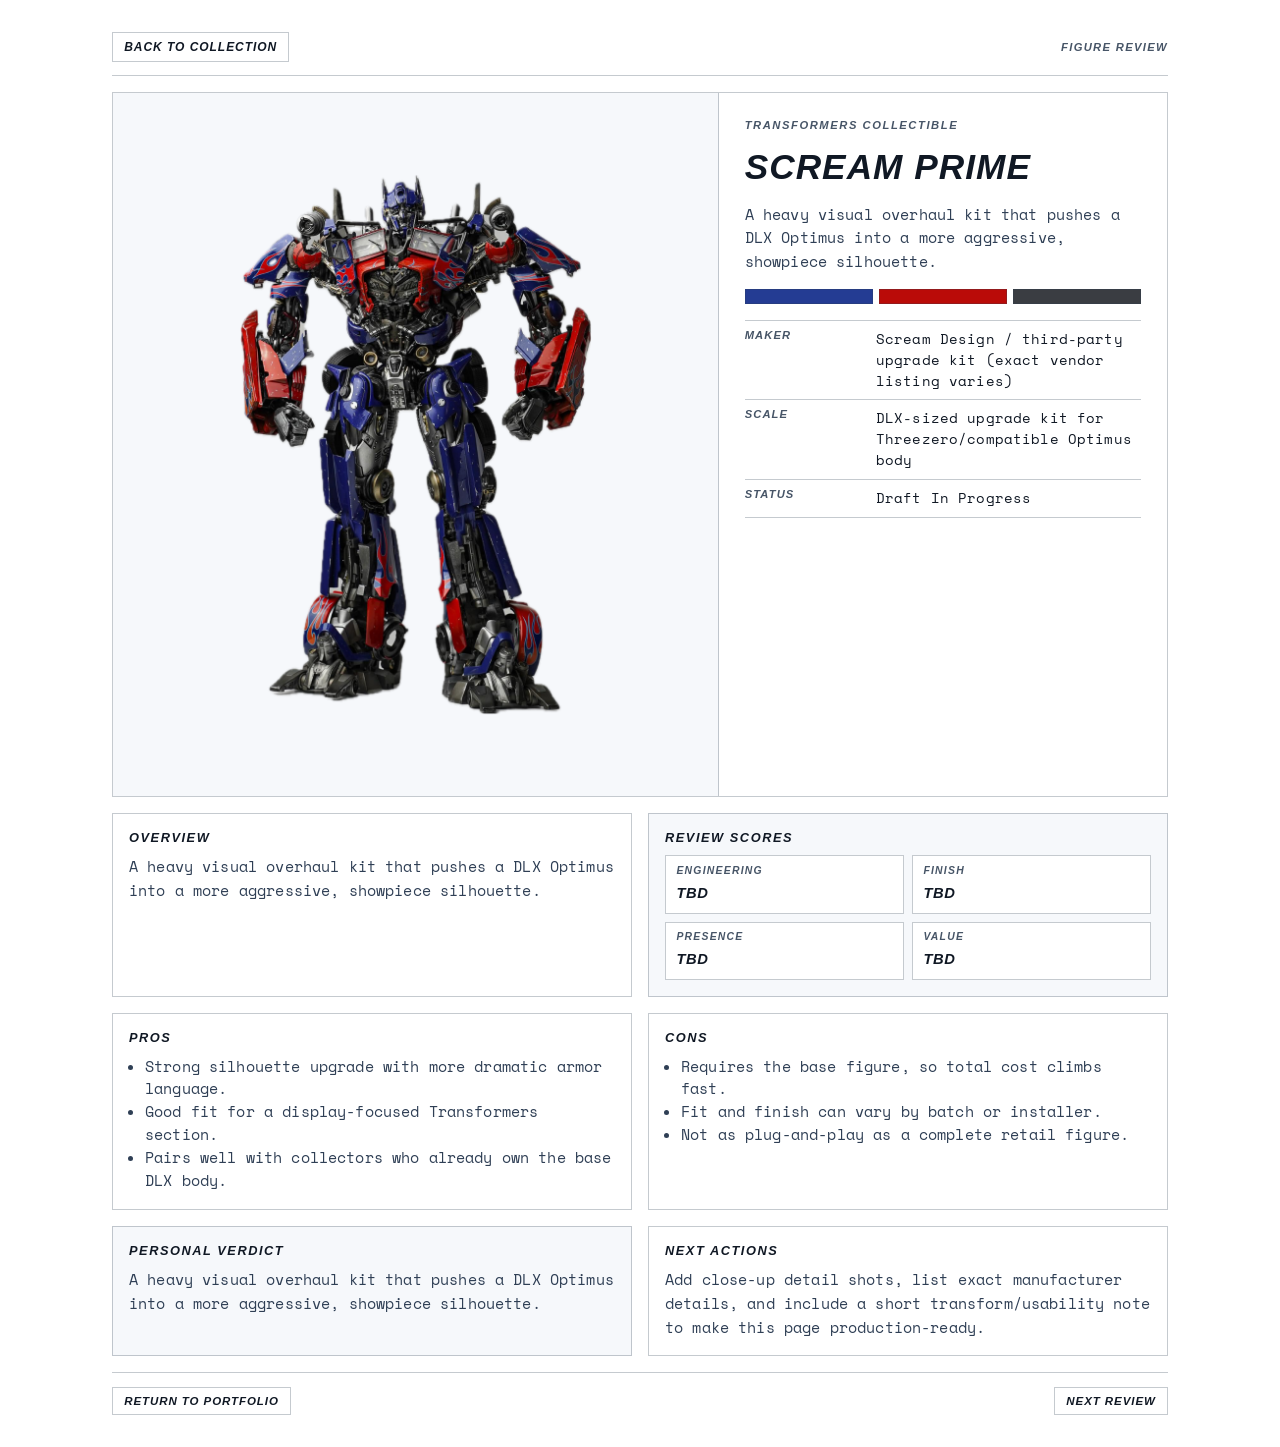
<file: reviews/figure-1.html>
<!doctype html>
<html lang="en">
  <head>
    <meta charset="UTF-8" />
    <meta name="viewport" content="width=device-width, initial-scale=1.0" />
    <title>SCREAM PRIME | Review</title>
    <link rel="stylesheet" href="./review.css?v=20260404c" />
  </head>
  <body>
    <div class="page-shell">
      <header class="topbar">
        <a class="back-link" href="../index.html#collection">Back to Collection</a>
        <p class="page-label">Figure Review</p>
      </header>

      <section class="hero">
        <figure class="hero-media">
          <img src="../main_page_graphics/carousel_images/SCREAM PRIME.png" alt="SCREAM PRIME figure render" loading="eager" decoding="async" />
        </figure>

        <div class="hero-copy">
          <p class="kicker">Transformers Collectible</p>
          <h1 class="title">SCREAM PRIME</h1>
          <p class="lede">
            A heavy visual overhaul kit that pushes a DLX Optimus into a more aggressive, showpiece silhouette.
          </p>

          <div class="swatches">
            <span class="swatch" style="background: #243c93"></span>
            <span class="swatch" style="background: #ba0b08"></span>
            <span class="swatch" style="background: #3a3d42"></span>
          </div>

          <dl class="spec-list">
            <div class="spec-item">
              <dt class="spec-key">Maker</dt>
              <dd class="spec-value">Scream Design / third-party upgrade kit (exact vendor listing varies)</dd>
            </div>
            <div class="spec-item">
              <dt class="spec-key">Scale</dt>
              <dd class="spec-value">DLX-sized upgrade kit for Threezero/compatible Optimus body</dd>
            </div>
            <div class="spec-item">
              <dt class="spec-key">Status</dt>
              <dd class="spec-value">Draft In Progress</dd>
            </div>
          </dl>
        </div>
      </section>

      <section class="section-grid">
        <article class="panel">
          <h2 class="panel-title">Overview</h2>
          <p>A heavy visual overhaul kit that pushes a DLX Optimus into a more aggressive, showpiece silhouette.</p>
        </article>

        <article class="panel alt">
          <h2 class="panel-title">Review Scores</h2>
          <div class="rating-grid">
            <div class="rating-item">
              <span class="rating-key">Engineering</span>
              <span class="rating-value">TBD</span>
            </div>
            <div class="rating-item">
              <span class="rating-key">Finish</span>
              <span class="rating-value">TBD</span>
            </div>
            <div class="rating-item">
              <span class="rating-key">Presence</span>
              <span class="rating-value">TBD</span>
            </div>
            <div class="rating-item">
              <span class="rating-key">Value</span>
              <span class="rating-value">TBD</span>
            </div>
          </div>
        </article>

        <article class="panel">
          <h2 class="panel-title">Pros</h2>
          <ul class="list">
            <li>Strong silhouette upgrade with more dramatic armor language.</li>
            <li>Good fit for a display-focused Transformers section.</li>
            <li>Pairs well with collectors who already own the base DLX body.</li>
          </ul>
        </article>

        <article class="panel">
          <h2 class="panel-title">Cons</h2>
          <ul class="list">
            <li>Requires the base figure, so total cost climbs fast.</li>
            <li>Fit and finish can vary by batch or installer.</li>
            <li>Not as plug-and-play as a complete retail figure.</li>
          </ul>
        </article>

        <article class="panel alt">
          <h2 class="panel-title">Personal Verdict</h2>
          <p>A heavy visual overhaul kit that pushes a DLX Optimus into a more aggressive, showpiece silhouette.</p>
        </article>

        <article class="panel">
          <h2 class="panel-title">Next Actions</h2>
          <p>Add close-up detail shots, list exact manufacturer details, and include a short transform/usability note to make this page production-ready.</p>
        </article>
      </section>

      <footer class="footer-nav">
        <a class="nav-link" href="../index.html#collection">Return to Portfolio</a>
        <a class="nav-link" href="./figure-2.html">Next Review</a>
      </footer>
    </div>
  </body>
</html>
</file>
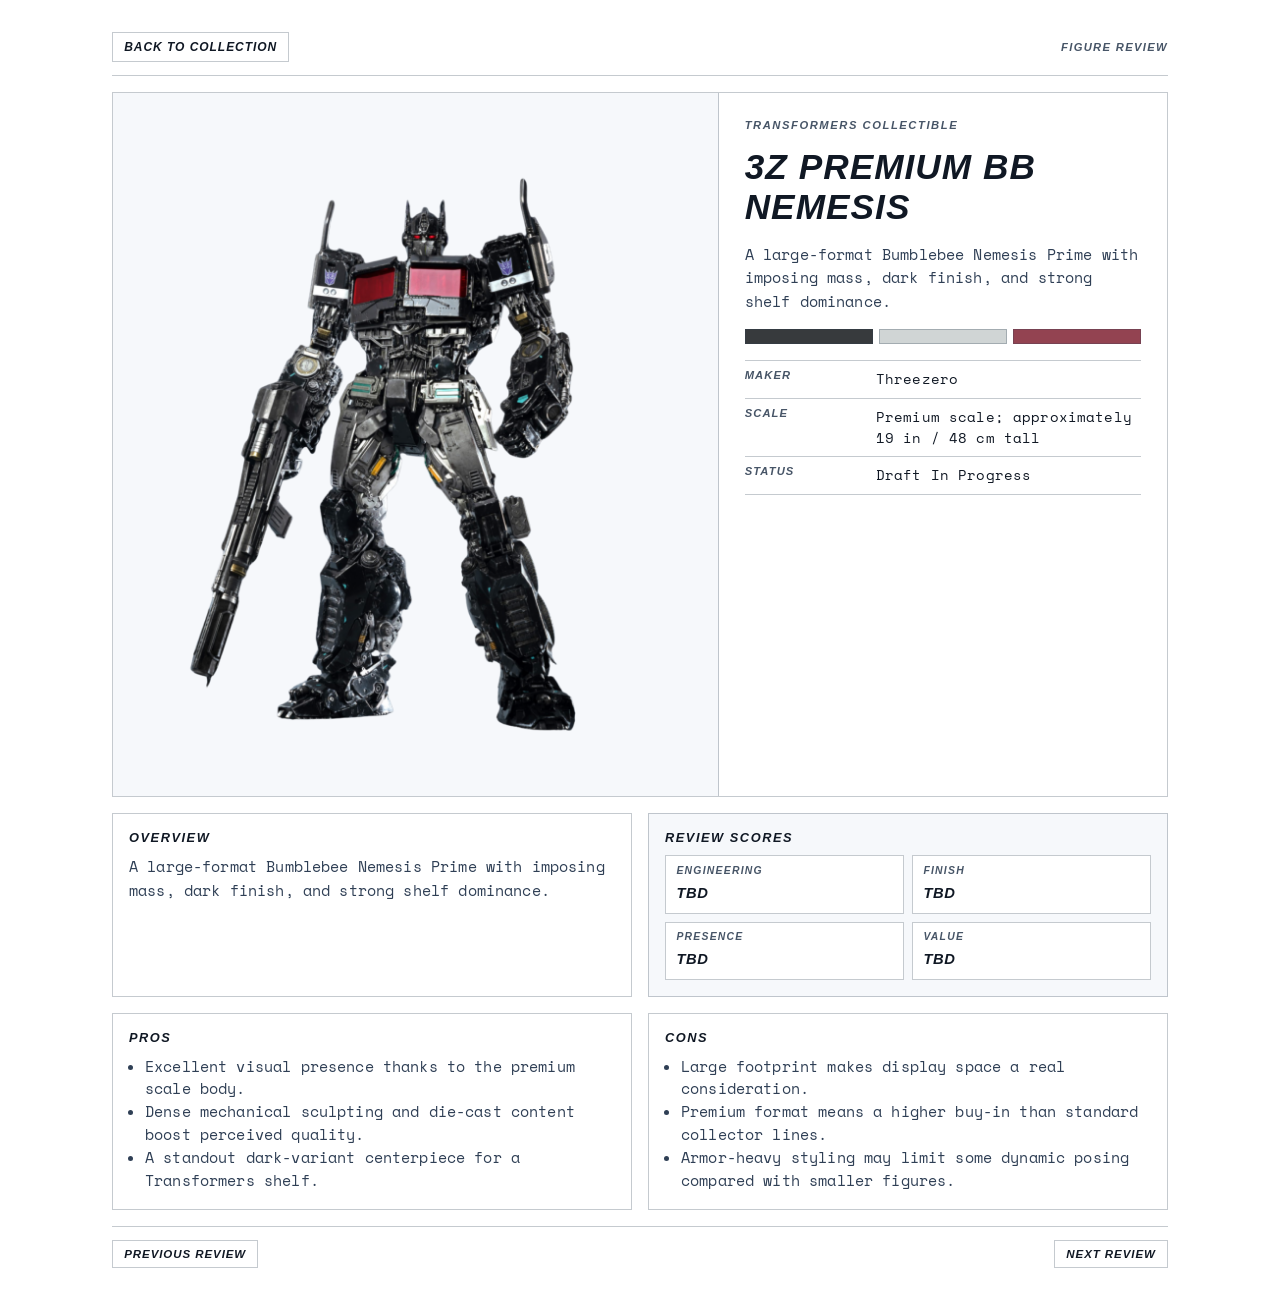
<file: reviews/figure-2.html>
<!doctype html>
<html lang="en">
  <head>
    <meta charset="UTF-8" />
    <meta name="viewport" content="width=device-width, initial-scale=1.0" />
    <title>3Z PREMIUM BB NEMESIS | Review</title>
    <link rel="stylesheet" href="./review.css?v=20260404c" />
  </head>
  <body>
    <div class="page-shell">
      <header class="topbar">
        <a class="back-link" href="../index.html#collection">Back to Collection</a>
        <p class="page-label">Figure Review</p>
      </header>

      <section class="hero">
        <figure class="hero-media">
          <img
            src="../main_page_graphics/carousel_images/3Z PREMIUM BB NEMESIS .png"
            alt="3Z PREMIUM BB NEMESIS figure render"
            loading="eager"
            decoding="async"
          />
        </figure>

        <div class="hero-copy">
          <p class="kicker">Transformers Collectible</p>
          <h1 class="title">3Z PREMIUM BB NEMESIS</h1>
          <p class="lede">
            A large-format Bumblebee Nemesis Prime with imposing mass, dark finish, and strong shelf dominance.
          </p>

          <div class="swatches">
            <span class="swatch" style="background: #373a3d"></span>
            <span class="swatch" style="background: #d0d5d5"></span>
            <span class="swatch" style="background: #934351"></span>
          </div>

          <dl class="spec-list">
            <div class="spec-item">
              <dt class="spec-key">Maker</dt>
              <dd class="spec-value">Threezero</dd>
            </div>
            <div class="spec-item">
              <dt class="spec-key">Scale</dt>
              <dd class="spec-value">Premium scale; approximately 19 in / 48 cm tall</dd>
            </div>
            <div class="spec-item">
              <dt class="spec-key">Status</dt>
              <dd class="spec-value">Draft In Progress</dd>
            </div>
          </dl>
        </div>
      </section>

      <section class="section-grid">
        <article class="panel">
          <h2 class="panel-title">Overview</h2>
          <p>
            A large-format Bumblebee Nemesis Prime with imposing mass, dark finish, and strong shelf dominance.
          </p>
        </article>
        <article class="panel alt">
          <h2 class="panel-title">Review Scores</h2>
          <div class="rating-grid">
            <div class="rating-item"><span class="rating-key">Engineering</span><span class="rating-value">TBD</span></div>
            <div class="rating-item"><span class="rating-key">Finish</span><span class="rating-value">TBD</span></div>
            <div class="rating-item"><span class="rating-key">Presence</span><span class="rating-value">TBD</span></div>
            <div class="rating-item"><span class="rating-key">Value</span><span class="rating-value">TBD</span></div>
          </div>
        </article>
        <article class="panel">
          <h2 class="panel-title">Pros</h2>
          <ul class="list">
            <li>Excellent visual presence thanks to the premium scale body.</li>
            <li>Dense mechanical sculpting and die-cast content boost perceived quality.</li>
            <li>A standout dark-variant centerpiece for a Transformers shelf.</li>
          </ul>
        </article>
        <article class="panel">
          <h2 class="panel-title">Cons</h2>
          <ul class="list">
            <li>Large footprint makes display space a real consideration.</li>
            <li>Premium format means a higher buy-in than standard collector lines.</li>
            <li>Armor-heavy styling may limit some dynamic posing compared with smaller figures.</li>
          </ul>
        </article>
      </section>

      <footer class="footer-nav">
        <a class="nav-link" href="./figure-1.html">Previous Review</a>
        <a class="nav-link" href="./figure-3.html">Next Review</a>
      </footer>
    </div>
  </body>
</html>
</file>
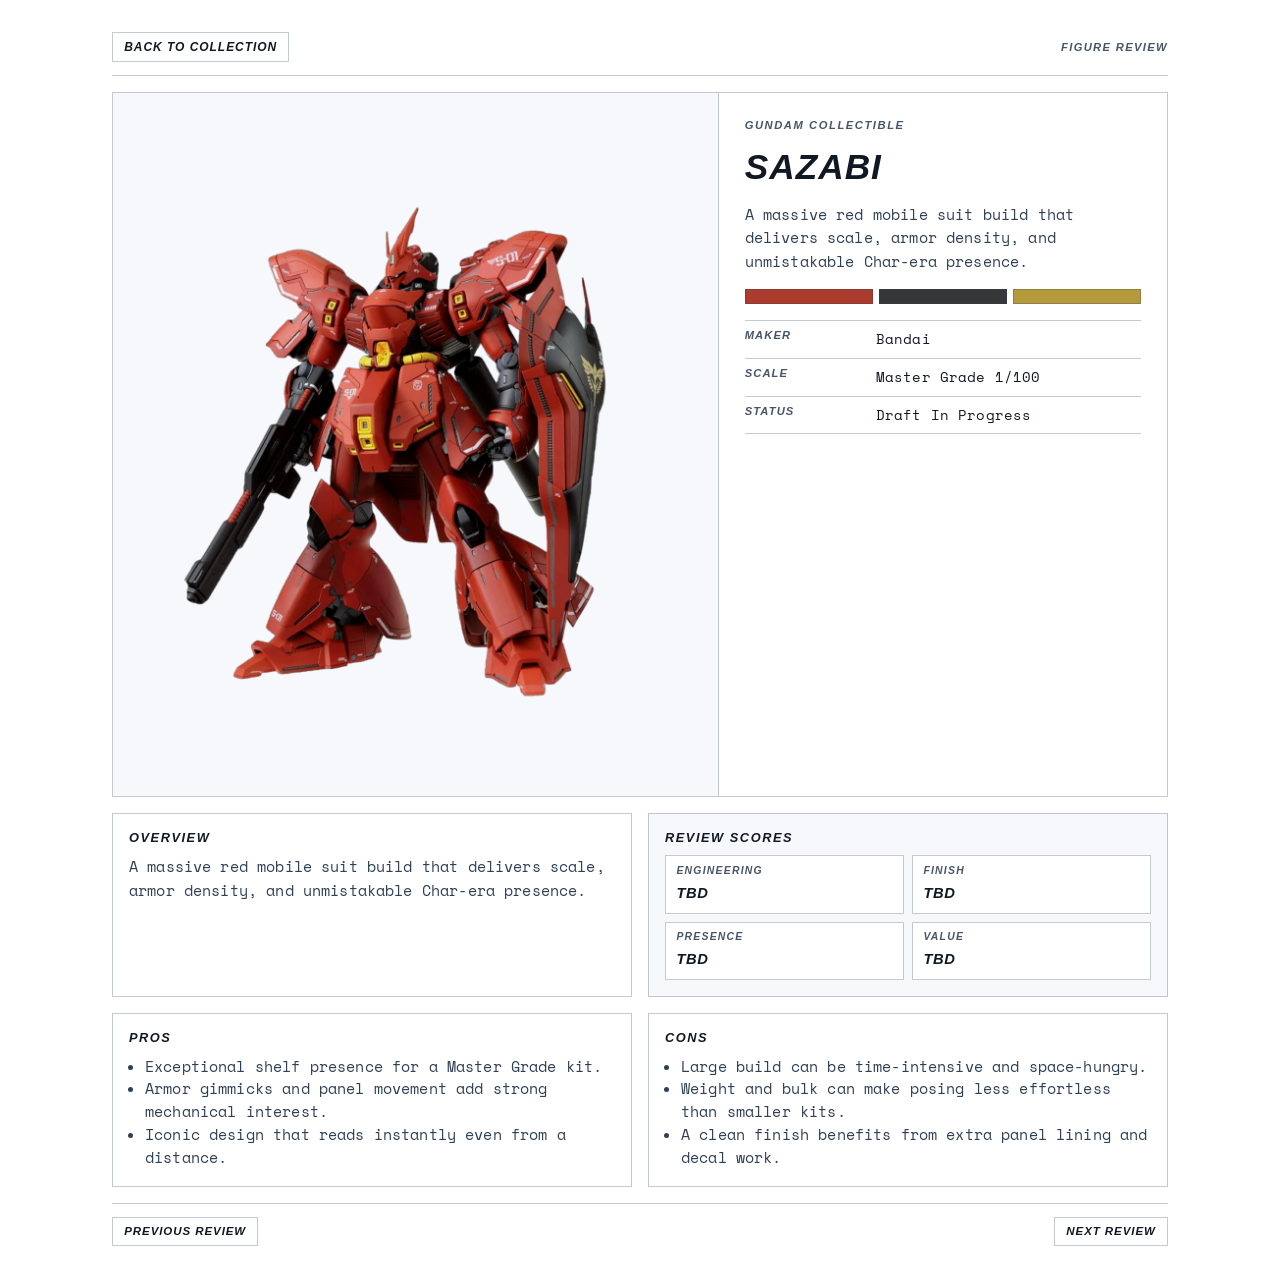
<file: reviews/figure-3.html>
<!doctype html>
<html lang="en">
  <head>
    <meta charset="UTF-8" />
    <meta name="viewport" content="width=device-width, initial-scale=1.0" />
    <title>SAZABI | Review</title>
    <link rel="stylesheet" href="./review.css?v=20260404c" />
  </head>
  <body>
    <div class="page-shell">
      <header class="topbar">
        <a class="back-link" href="../index.html#collection">Back to Collection</a>
        <p class="page-label">Figure Review</p>
      </header>

      <section class="hero">
        <figure class="hero-media">
          <img src="../main_page_graphics/carousel_images/SAZABI.png" alt="SAZABI figure render" loading="eager" decoding="async" />
        </figure>

        <div class="hero-copy">
          <p class="kicker">Gundam Collectible</p>
          <h1 class="title">SAZABI</h1>
          <p class="lede">
            A massive red mobile suit build that delivers scale, armor density, and unmistakable Char-era presence.
          </p>

          <div class="swatches">
            <span class="swatch" style="background: #ab3b2d"></span>
            <span class="swatch" style="background: #383737"></span>
            <span class="swatch" style="background: #b49a3a"></span>
          </div>

          <dl class="spec-list">
            <div class="spec-item"><dt class="spec-key">Maker</dt><dd class="spec-value">Bandai</dd></div>
            <div class="spec-item"><dt class="spec-key">Scale</dt><dd class="spec-value">Master Grade 1/100</dd></div>
            <div class="spec-item"><dt class="spec-key">Status</dt><dd class="spec-value">Draft In Progress</dd></div>
          </dl>
        </div>
      </section>

      <section class="section-grid">
        <article class="panel">
          <h2 class="panel-title">Overview</h2>
          <p>A massive red mobile suit build that delivers scale, armor density, and unmistakable Char-era presence.</p>
        </article>
        <article class="panel alt">
          <h2 class="panel-title">Review Scores</h2>
          <div class="rating-grid">
            <div class="rating-item"><span class="rating-key">Engineering</span><span class="rating-value">TBD</span></div>
            <div class="rating-item"><span class="rating-key">Finish</span><span class="rating-value">TBD</span></div>
            <div class="rating-item"><span class="rating-key">Presence</span><span class="rating-value">TBD</span></div>
            <div class="rating-item"><span class="rating-key">Value</span><span class="rating-value">TBD</span></div>
          </div>
        </article>
        <article class="panel">
          <h2 class="panel-title">Pros</h2>
          <ul class="list">
            <li>Exceptional shelf presence for a Master Grade kit.</li>
            <li>Armor gimmicks and panel movement add strong mechanical interest.</li>
            <li>Iconic design that reads instantly even from a distance.</li>
          </ul>
        </article>
        <article class="panel">
          <h2 class="panel-title">Cons</h2>
          <ul class="list">
            <li>Large build can be time-intensive and space-hungry.</li>
            <li>Weight and bulk can make posing less effortless than smaller kits.</li>
            <li>A clean finish benefits from extra panel lining and decal work.</li>
          </ul>
        </article>
      </section>

      <footer class="footer-nav">
        <a class="nav-link" href="./figure-2.html">Previous Review</a>
        <a class="nav-link" href="./figure-4.html">Next Review</a>
      </footer>
    </div>
  </body>
</html>
</file>
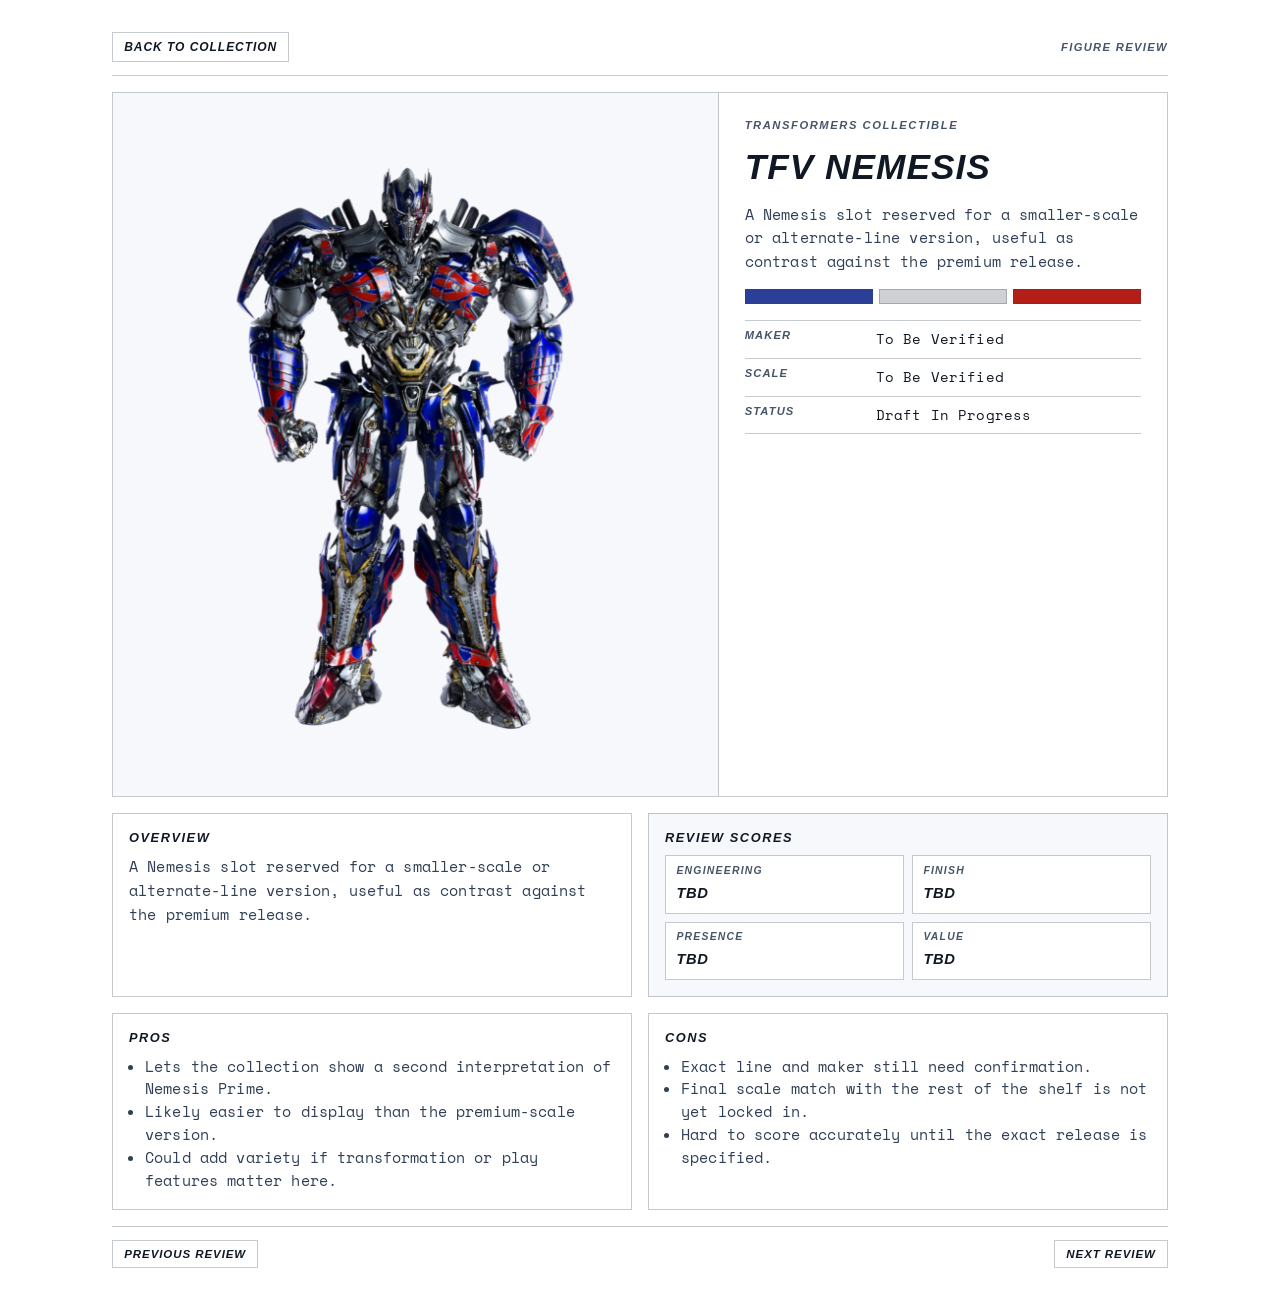
<file: reviews/figure-4.html>
<!doctype html>
<html lang="en">
  <head>
    <meta charset="UTF-8" />
    <meta name="viewport" content="width=device-width, initial-scale=1.0" />
    <title>TFV NEMESIS | Review</title>
    <link rel="stylesheet" href="./review.css?v=20260404c" />
  </head>
  <body>
    <div class="page-shell">
      <header class="topbar">
        <a class="back-link" href="../index.html#collection">Back to Collection</a>
        <p class="page-label">Figure Review</p>
      </header>

      <section class="hero">
        <figure class="hero-media">
          <img src="../main_page_graphics/carousel_images/TFV NEMESIS.png" alt="TFV NEMESIS figure render" loading="eager" decoding="async" />
        </figure>

        <div class="hero-copy">
          <p class="kicker">Transformers Collectible</p>
          <h1 class="title">TFV NEMESIS</h1>
          <p class="lede">
            A Nemesis slot reserved for a smaller-scale or alternate-line version, useful as contrast against the premium release.
          </p>

          <div class="swatches">
            <span class="swatch" style="background: #2b3f99"></span>
            <span class="swatch" style="background: #cfd0d4"></span>
            <span class="swatch" style="background: #b31f16"></span>
          </div>

          <dl class="spec-list">
            <div class="spec-item"><dt class="spec-key">Maker</dt><dd class="spec-value">To Be Verified</dd></div>
            <div class="spec-item"><dt class="spec-key">Scale</dt><dd class="spec-value">To Be Verified</dd></div>
            <div class="spec-item"><dt class="spec-key">Status</dt><dd class="spec-value">Draft In Progress</dd></div>
          </dl>
        </div>
      </section>

      <section class="section-grid">
        <article class="panel">
          <h2 class="panel-title">Overview</h2>
          <p>A Nemesis slot reserved for a smaller-scale or alternate-line version, useful as contrast against the premium release.</p>
        </article>
        <article class="panel alt">
          <h2 class="panel-title">Review Scores</h2>
          <div class="rating-grid">
            <div class="rating-item"><span class="rating-key">Engineering</span><span class="rating-value">TBD</span></div>
            <div class="rating-item"><span class="rating-key">Finish</span><span class="rating-value">TBD</span></div>
            <div class="rating-item"><span class="rating-key">Presence</span><span class="rating-value">TBD</span></div>
            <div class="rating-item"><span class="rating-key">Value</span><span class="rating-value">TBD</span></div>
          </div>
        </article>
        <article class="panel">
          <h2 class="panel-title">Pros</h2>
          <ul class="list">
            <li>Lets the collection show a second interpretation of Nemesis Prime.</li>
            <li>Likely easier to display than the premium-scale version.</li>
            <li>Could add variety if transformation or play features matter here.</li>
          </ul>
        </article>
        <article class="panel">
          <h2 class="panel-title">Cons</h2>
          <ul class="list">
            <li>Exact line and maker still need confirmation.</li>
            <li>Final scale match with the rest of the shelf is not yet locked in.</li>
            <li>Hard to score accurately until the exact release is specified.</li>
          </ul>
        </article>
      </section>

      <footer class="footer-nav">
        <a class="nav-link" href="./figure-3.html">Previous Review</a>
        <a class="nav-link" href="./figure-5.html">Next Review</a>
      </footer>
    </div>
  </body>
</html>
</file>
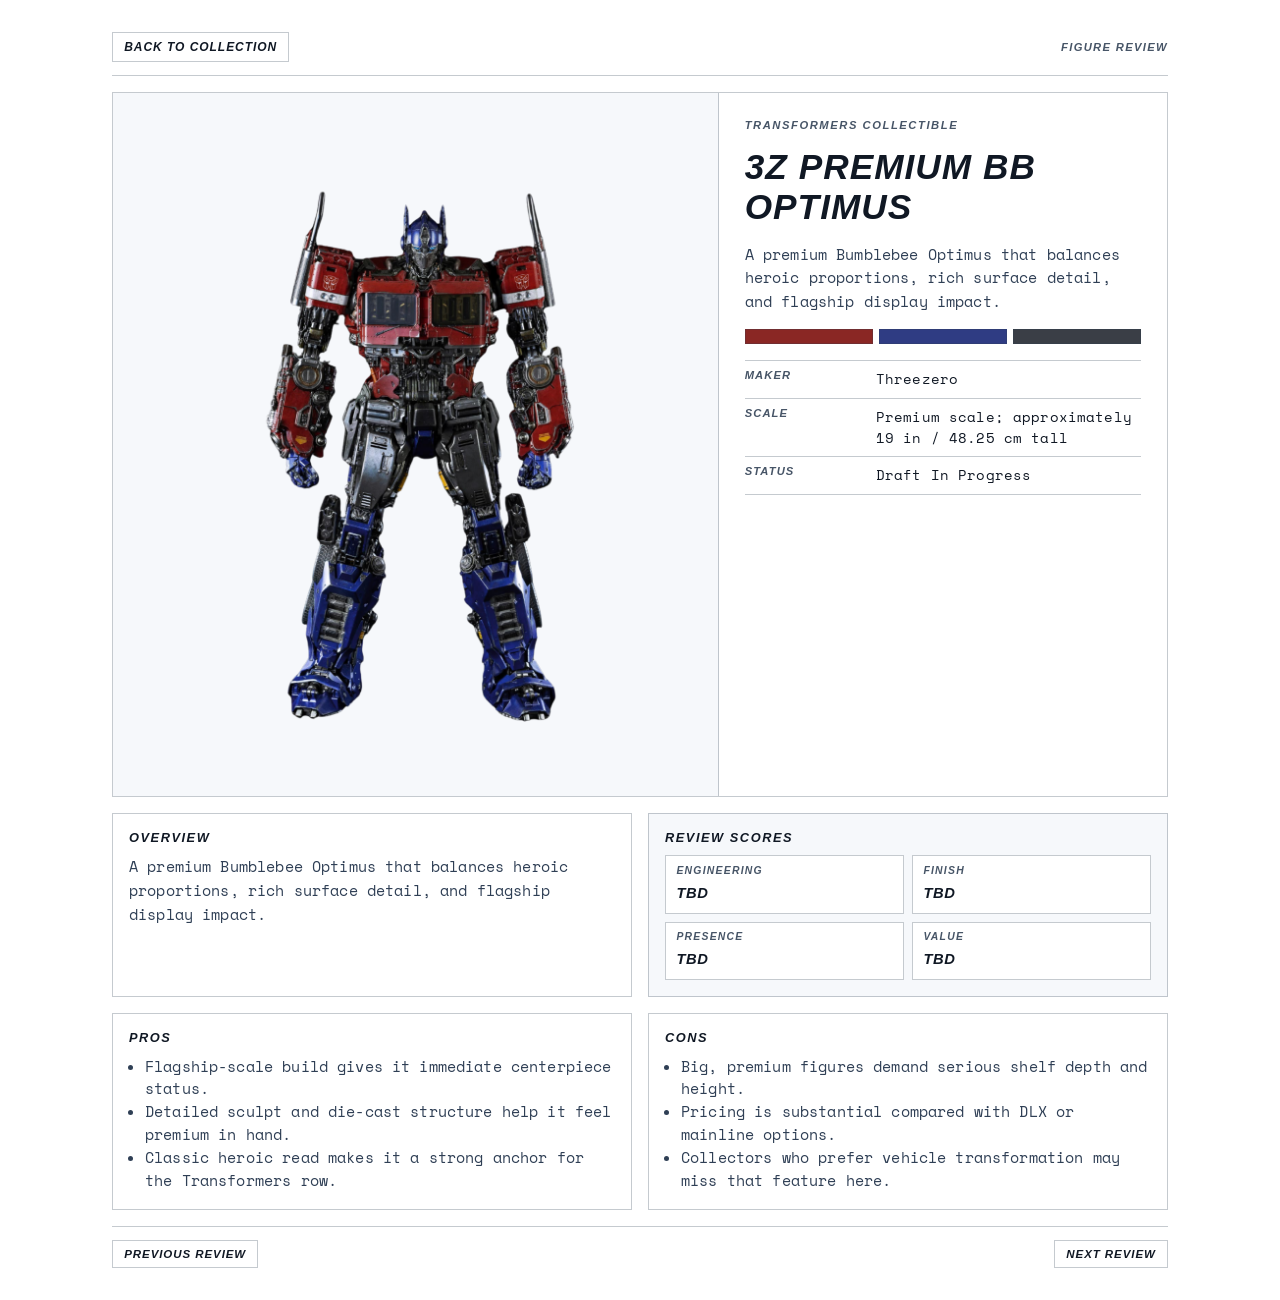
<file: reviews/figure-5.html>
<!doctype html>
<html lang="en">
  <head>
    <meta charset="UTF-8" />
    <meta name="viewport" content="width=device-width, initial-scale=1.0" />
    <title>3Z PREMIUM BB OPTIMUS | Review</title>
    <link rel="stylesheet" href="./review.css?v=20260404c" />
  </head>
  <body>
    <div class="page-shell">
      <header class="topbar">
        <a class="back-link" href="../index.html#collection">Back to Collection</a>
        <p class="page-label">Figure Review</p>
      </header>

      <section class="hero">
        <figure class="hero-media">
          <img
            src="../main_page_graphics/carousel_images/3Z PREMIUM BB OPTIMUS.png"
            alt="3Z PREMIUM BB OPTIMUS figure render"
            loading="eager"
            decoding="async"
          />
        </figure>

        <div class="hero-copy">
          <p class="kicker">Transformers Collectible</p>
          <h1 class="title">3Z PREMIUM BB OPTIMUS</h1>
          <p class="lede">
            A premium Bumblebee Optimus that balances heroic proportions, rich surface detail, and flagship display impact.
          </p>

          <div class="swatches">
            <span class="swatch" style="background: #8a2724"></span>
            <span class="swatch" style="background: #2f3c83"></span>
            <span class="swatch" style="background: #3a3e46"></span>
          </div>

          <dl class="spec-list">
            <div class="spec-item"><dt class="spec-key">Maker</dt><dd class="spec-value">Threezero</dd></div>
            <div class="spec-item"><dt class="spec-key">Scale</dt><dd class="spec-value">Premium scale; approximately 19 in / 48.25 cm tall</dd></div>
            <div class="spec-item"><dt class="spec-key">Status</dt><dd class="spec-value">Draft In Progress</dd></div>
          </dl>
        </div>
      </section>

      <section class="section-grid">
        <article class="panel">
          <h2 class="panel-title">Overview</h2>
          <p>
            A premium Bumblebee Optimus that balances heroic proportions, rich surface detail, and flagship display impact.
          </p>
        </article>
        <article class="panel alt">
          <h2 class="panel-title">Review Scores</h2>
          <div class="rating-grid">
            <div class="rating-item"><span class="rating-key">Engineering</span><span class="rating-value">TBD</span></div>
            <div class="rating-item"><span class="rating-key">Finish</span><span class="rating-value">TBD</span></div>
            <div class="rating-item"><span class="rating-key">Presence</span><span class="rating-value">TBD</span></div>
            <div class="rating-item"><span class="rating-key">Value</span><span class="rating-value">TBD</span></div>
          </div>
        </article>
        <article class="panel">
          <h2 class="panel-title">Pros</h2>
          <ul class="list">
            <li>Flagship-scale build gives it immediate centerpiece status.</li>
            <li>Detailed sculpt and die-cast structure help it feel premium in hand.</li>
            <li>Classic heroic read makes it a strong anchor for the Transformers row.</li>
          </ul>
        </article>
        <article class="panel">
          <h2 class="panel-title">Cons</h2>
          <ul class="list">
            <li>Big, premium figures demand serious shelf depth and height.</li>
            <li>Pricing is substantial compared with DLX or mainline options.</li>
            <li>Collectors who prefer vehicle transformation may miss that feature here.</li>
          </ul>
        </article>
      </section>

      <footer class="footer-nav">
        <a class="nav-link" href="./figure-4.html">Previous Review</a>
        <a class="nav-link" href="./figure-6.html">Next Review</a>
      </footer>
    </div>
  </body>
</html>
</file>
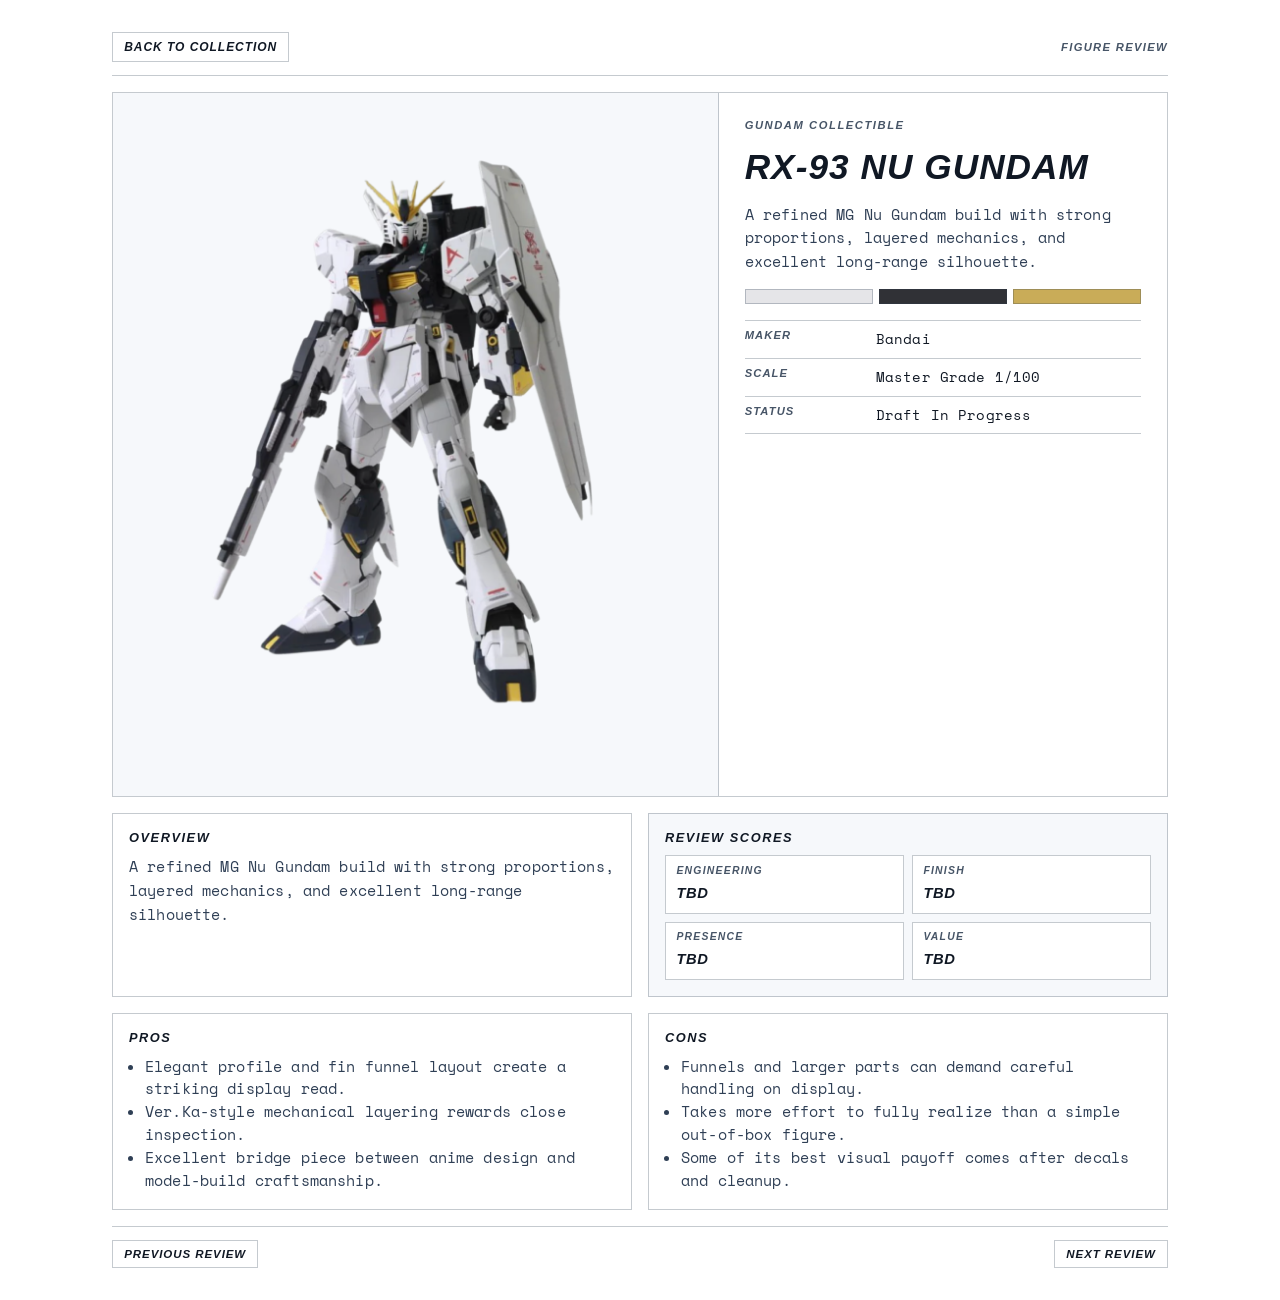
<file: reviews/figure-6.html>
<!doctype html>
<html lang="en">
  <head>
    <meta charset="UTF-8" />
    <meta name="viewport" content="width=device-width, initial-scale=1.0" />
    <title>RX-93 Nu Gundam | Review</title>
    <link rel="stylesheet" href="./review.css?v=20260404c" />
  </head>
  <body>
    <div class="page-shell">
      <header class="topbar">
        <a class="back-link" href="../index.html#collection">Back to Collection</a>
        <p class="page-label">Figure Review</p>
      </header>

      <section class="hero">
        <figure class="hero-media">
          <img src="../main_page_graphics/carousel_images/RX-73 Nu Gundam .png" alt="RX-93 Nu Gundam figure render" loading="eager" decoding="async" />
        </figure>

        <div class="hero-copy">
          <p class="kicker">Gundam Collectible</p>
          <h1 class="title">RX-93 Nu Gundam</h1>
          <p class="lede">
            A refined MG Nu Gundam build with strong proportions, layered mechanics, and excellent long-range silhouette.
          </p>

          <div class="swatches">
            <span class="swatch" style="background: #e5e5e8"></span>
            <span class="swatch" style="background: #303136"></span>
            <span class="swatch" style="background: #c9ac58"></span>
          </div>

          <dl class="spec-list">
            <div class="spec-item"><dt class="spec-key">Maker</dt><dd class="spec-value">Bandai</dd></div>
            <div class="spec-item"><dt class="spec-key">Scale</dt><dd class="spec-value">Master Grade 1/100</dd></div>
            <div class="spec-item"><dt class="spec-key">Status</dt><dd class="spec-value">Draft In Progress</dd></div>
          </dl>
        </div>
      </section>

      <section class="section-grid">
        <article class="panel">
          <h2 class="panel-title">Overview</h2>
          <p>A refined MG Nu Gundam build with strong proportions, layered mechanics, and excellent long-range silhouette.</p>
        </article>
        <article class="panel alt">
          <h2 class="panel-title">Review Scores</h2>
          <div class="rating-grid">
            <div class="rating-item"><span class="rating-key">Engineering</span><span class="rating-value">TBD</span></div>
            <div class="rating-item"><span class="rating-key">Finish</span><span class="rating-value">TBD</span></div>
            <div class="rating-item"><span class="rating-key">Presence</span><span class="rating-value">TBD</span></div>
            <div class="rating-item"><span class="rating-key">Value</span><span class="rating-value">TBD</span></div>
          </div>
        </article>
        <article class="panel">
          <h2 class="panel-title">Pros</h2>
          <ul class="list">
            <li>Elegant profile and fin funnel layout create a striking display read.</li>
            <li>Ver.Ka-style mechanical layering rewards close inspection.</li>
            <li>Excellent bridge piece between anime design and model-build craftsmanship.</li>
          </ul>
        </article>
        <article class="panel">
          <h2 class="panel-title">Cons</h2>
          <ul class="list">
            <li>Funnels and larger parts can demand careful handling on display.</li>
            <li>Takes more effort to fully realize than a simple out-of-box figure.</li>
            <li>Some of its best visual payoff comes after decals and cleanup.</li>
          </ul>
        </article>
      </section>

      <footer class="footer-nav">
        <a class="nav-link" href="./figure-5.html">Previous Review</a>
        <a class="nav-link" href="./figure-7.html">Next Review</a>
      </footer>
    </div>
  </body>
</html>
</file>
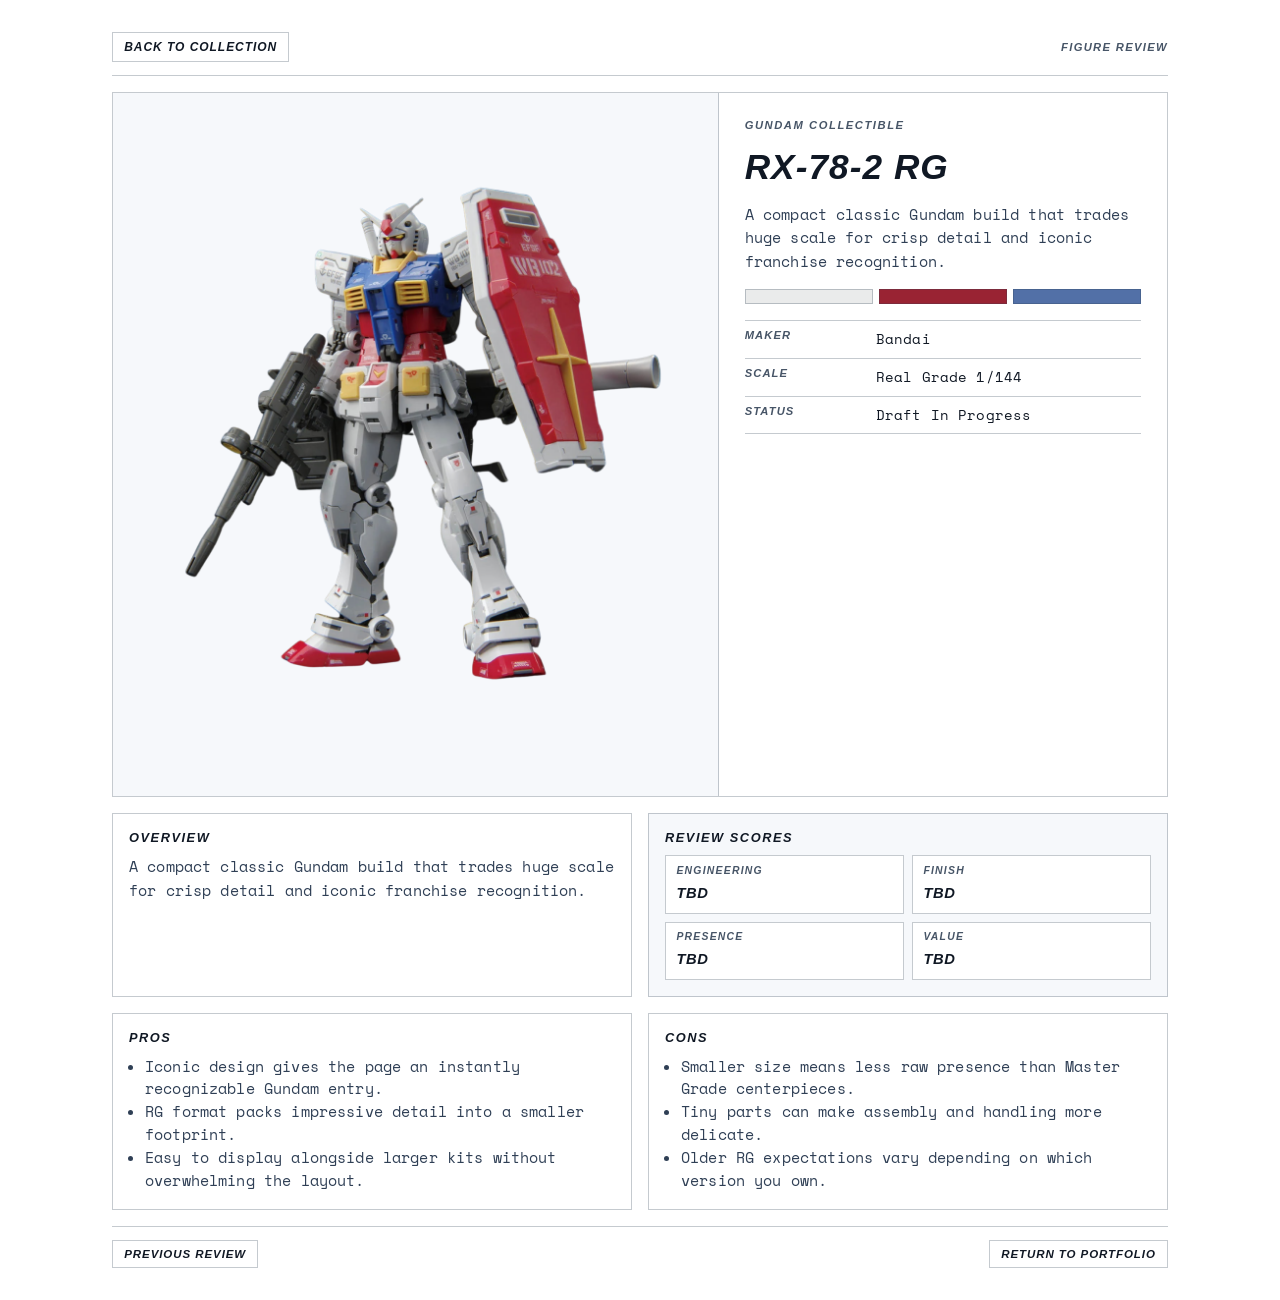
<file: reviews/figure-7.html>
<!doctype html>
<html lang="en">
  <head>
    <meta charset="UTF-8" />
    <meta name="viewport" content="width=device-width, initial-scale=1.0" />
    <title>RX-78-2 RG | Review</title>
    <link rel="stylesheet" href="./review.css?v=20260404c" />
  </head>
  <body>
    <div class="page-shell">
      <header class="topbar">
        <a class="back-link" href="../index.html#collection">Back to Collection</a>
        <p class="page-label">Figure Review</p>
      </header>

      <section class="hero">
        <figure class="hero-media">
          <img src="../main_page_graphics/carousel_images/RX-78-2 RG.png" alt="RX-78-2 RG figure render" loading="eager" decoding="async" />
        </figure>

        <div class="hero-copy">
          <p class="kicker">Gundam Collectible</p>
          <h1 class="title">RX-78-2 RG</h1>
          <p class="lede">
            A compact classic Gundam build that trades huge scale for crisp detail and iconic franchise recognition.
          </p>

          <div class="swatches">
            <span class="swatch" style="background: #eaebeb"></span>
            <span class="swatch" style="background: #992333"></span>
            <span class="swatch" style="background: #5270a7"></span>
          </div>

          <dl class="spec-list">
            <div class="spec-item"><dt class="spec-key">Maker</dt><dd class="spec-value">Bandai</dd></div>
            <div class="spec-item"><dt class="spec-key">Scale</dt><dd class="spec-value">Real Grade 1/144</dd></div>
            <div class="spec-item"><dt class="spec-key">Status</dt><dd class="spec-value">Draft In Progress</dd></div>
          </dl>
        </div>
      </section>

      <section class="section-grid">
        <article class="panel">
          <h2 class="panel-title">Overview</h2>
          <p>A compact classic Gundam build that trades huge scale for crisp detail and iconic franchise recognition.</p>
        </article>
        <article class="panel alt">
          <h2 class="panel-title">Review Scores</h2>
          <div class="rating-grid">
            <div class="rating-item"><span class="rating-key">Engineering</span><span class="rating-value">TBD</span></div>
            <div class="rating-item"><span class="rating-key">Finish</span><span class="rating-value">TBD</span></div>
            <div class="rating-item"><span class="rating-key">Presence</span><span class="rating-value">TBD</span></div>
            <div class="rating-item"><span class="rating-key">Value</span><span class="rating-value">TBD</span></div>
          </div>
        </article>
        <article class="panel">
          <h2 class="panel-title">Pros</h2>
          <ul class="list">
            <li>Iconic design gives the page an instantly recognizable Gundam entry.</li>
            <li>RG format packs impressive detail into a smaller footprint.</li>
            <li>Easy to display alongside larger kits without overwhelming the layout.</li>
          </ul>
        </article>
        <article class="panel">
          <h2 class="panel-title">Cons</h2>
          <ul class="list">
            <li>Smaller size means less raw presence than Master Grade centerpieces.</li>
            <li>Tiny parts can make assembly and handling more delicate.</li>
            <li>Older RG expectations vary depending on which version you own.</li>
          </ul>
        </article>
      </section>

      <footer class="footer-nav">
        <a class="nav-link" href="./figure-6.html">Previous Review</a>
        <a class="nav-link" href="../index.html#collection">Return to Portfolio</a>
      </footer>
    </div>
  </body>
</html>
</file>
<file: reviews/review.css>
@import url("https://fonts.googleapis.com/css2?family=Space+Mono:wght@400;700&display=swap");

:root {
  --bg: #ffffff;
  --ink: #101824;
  --muted: #475567;
  --line: rgba(47, 64, 82, 0.28);
  --panel: #ffffff;
  --panel-alt: #f6f8fb;
  --accent-a: #2f5ea1;
  --accent-b: #b42d2d;
  --accent-c: #3f4954;
  --display-stack: "Eurostile", "Microgramma", "Bank Gothic", "Arial Black", sans-serif;
  --body-stack: "Space Mono", "Courier Prime", "Courier New", monospace;
}

* {
  box-sizing: border-box;
}

html,
body {
  margin: 0;
  padding: 0;
  background: var(--bg);
  color: var(--ink);
  font-family: var(--body-stack);
}

a {
  color: inherit;
}

.page-shell {
  width: min(1120px, 100%);
  margin: 0 auto;
  padding: clamp(1rem, 2.5vw, 2rem);
  display: grid;
  gap: 1rem;
}

.topbar {
  display: flex;
  align-items: center;
  justify-content: space-between;
  gap: 0.75rem;
  padding-bottom: 0.8rem;
  border-bottom: 1px solid var(--line);
}

.back-link {
  text-decoration: none;
  border: 1px solid var(--line);
  padding: 0.45rem 0.7rem;
  font-family: var(--display-stack);
  font-style: italic;
  font-weight: 800;
  font-size: 0.75rem;
  letter-spacing: 0.08em;
  text-transform: uppercase;
}

.page-label {
  margin: 0;
  color: var(--muted);
  font-family: var(--display-stack);
  font-style: italic;
  font-weight: 800;
  font-size: 0.7rem;
  letter-spacing: 0.12em;
  text-transform: uppercase;
}

.hero {
  display: grid;
  grid-template-columns: minmax(0, 1.15fr) minmax(300px, 0.85fr);
  border: 1px solid var(--line);
  background: var(--panel);
}

.hero-media {
  margin: 0;
  border-right: 1px solid var(--line);
  background: var(--panel-alt);
  padding: clamp(0.9rem, 2vw, 1.25rem);
  display: grid;
  place-items: center;
}

.hero-media img {
  display: block;
  width: min(100%, 530px);
  height: auto;
  object-fit: contain;
}

.hero-copy {
  padding: clamp(1rem, 2.4vw, 1.6rem);
  display: grid;
  gap: 1rem;
  align-content: start;
}

.kicker {
  margin: 0;
  color: var(--muted);
  font-family: var(--display-stack);
  font-style: italic;
  font-weight: 800;
  font-size: 0.7rem;
  letter-spacing: 0.14em;
  text-transform: uppercase;
}

.title {
  margin: 0;
  font-family: var(--display-stack);
  font-style: italic;
  font-weight: 800;
  font-size: clamp(1.5rem, 3.2vw, 2.2rem);
  letter-spacing: 0.03em;
  text-transform: uppercase;
}

.lede {
  margin: 0;
  color: #2f3f55;
  font-family: var(--body-stack);
  line-height: 1.55;
  letter-spacing: 0.01em;
  font-weight: 500;
  font-size: 0.95rem;
}

.swatches {
  display: grid;
  grid-template-columns: repeat(3, minmax(0, 1fr));
  gap: 0.35rem;
}

.swatch {
  border: 1px solid var(--line);
  height: 0.9rem;
}

.spec-list {
  margin: 0;
  padding: 0;
  list-style: none;
  border-top: 1px solid var(--line);
}

.spec-item {
  display: grid;
  grid-template-columns: 120px 1fr;
  gap: 0.7rem;
  padding: 0.5rem 0;
  border-bottom: 1px solid var(--line);
}

.spec-key {
  color: var(--muted);
  font-family: var(--display-stack);
  font-style: italic;
  font-weight: 800;
  font-size: 0.7rem;
  letter-spacing: 0.1em;
  text-transform: uppercase;
}

.spec-value {
  margin: 0;
  font-family: var(--body-stack);
  font-size: 0.9rem;
  line-height: 1.45;
  letter-spacing: 0.01em;
  font-weight: 500;
}

.section-grid {
  display: grid;
  grid-template-columns: repeat(2, minmax(0, 1fr));
  gap: 1rem;
}

.panel {
  border: 1px solid var(--line);
  background: var(--panel);
  padding: 1rem;
  display: grid;
  gap: 0.65rem;
  align-content: start;
}

.panel.alt {
  background: var(--panel-alt);
}

.panel-title {
  margin: 0;
  font-family: var(--display-stack);
  font-style: italic;
  font-weight: 800;
  font-size: 0.8rem;
  letter-spacing: 0.12em;
  text-transform: uppercase;
}

.panel p {
  margin: 0;
  color: #2f3f55;
  font-family: var(--body-stack);
  line-height: 1.6;
  letter-spacing: 0.01em;
  font-weight: 500;
  font-size: 0.93rem;
}

.rating-grid {
  display: grid;
  grid-template-columns: repeat(2, minmax(0, 1fr));
  gap: 0.5rem;
}

.rating-item {
  border: 1px solid var(--line);
  padding: 0.55rem 0.65rem;
  background: var(--bg);
}

.rating-key {
  display: block;
  margin-bottom: 0.25rem;
  color: var(--muted);
  font-family: var(--display-stack);
  font-style: italic;
  font-weight: 800;
  font-size: 0.65rem;
  letter-spacing: 0.12em;
  text-transform: uppercase;
}

.rating-value {
  font-family: var(--display-stack);
  font-style: italic;
  font-weight: 800;
  font-size: 0.92rem;
  letter-spacing: 0.04em;
  text-transform: uppercase;
}

.list {
  margin: 0;
  padding-left: 1rem;
  color: #2f3f55;
  font-family: var(--body-stack);
  line-height: 1.55;
  letter-spacing: 0.01em;
  font-weight: 500;
  font-size: 0.92rem;
}

.footer-nav {
  display: flex;
  justify-content: space-between;
  gap: 0.8rem;
  border-top: 1px solid var(--line);
  padding-top: 0.85rem;
}

.nav-link {
  text-decoration: none;
  border: 1px solid var(--line);
  padding: 0.45rem 0.7rem;
  font-family: var(--display-stack);
  font-style: italic;
  font-weight: 800;
  font-size: 0.72rem;
  letter-spacing: 0.08em;
  text-transform: uppercase;
}

@media (max-width: 920px) {
  .hero {
    grid-template-columns: 1fr;
  }

  .hero-media {
    border-right: 0;
    border-bottom: 1px solid var(--line);
  }

  .section-grid {
    grid-template-columns: 1fr;
  }

  .rating-grid {
    grid-template-columns: 1fr;
  }

  .spec-item {
    grid-template-columns: 1fr;
    gap: 0.15rem;
  }
}
</file>
